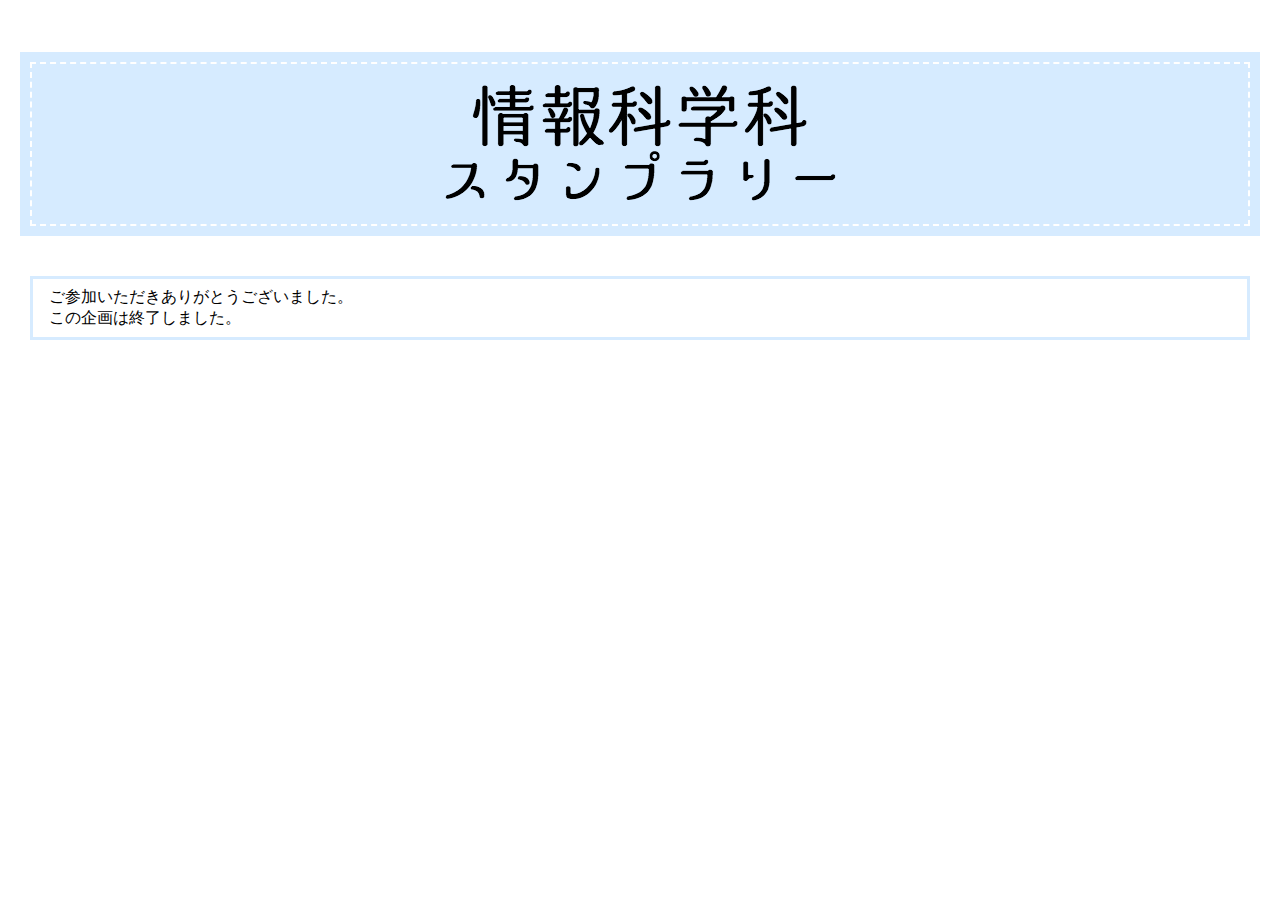
<file: index.html>
<!DOCTYPE html>
<html>
  <head>
    <meta charset="utf-8">
    <title>情報科学科　ARすたんぷらりー</title>
    <link rel="stylesheet" type="text/css" href="css/index.css">
    <meta name="viewport" content="width=device-width, initial-scale=1.0, minimum-scale=1.0, maximum-scale=10.0, user-scalable=yes">
    <meta name="apple-mobile-web-app-capable" content="no">
    <link rel="apple-touch-icon" href="img/icon.png">
    
  </head>
  <body>
    <div id="img" class="title">
      <img src = "img/title_logo.png" />
    </div>
    <div id = "howto">
      ご参加いただきありがとうございました。<br />
      この企画は終了しました。<br />
    </div>
  </body>
</html>
</file>
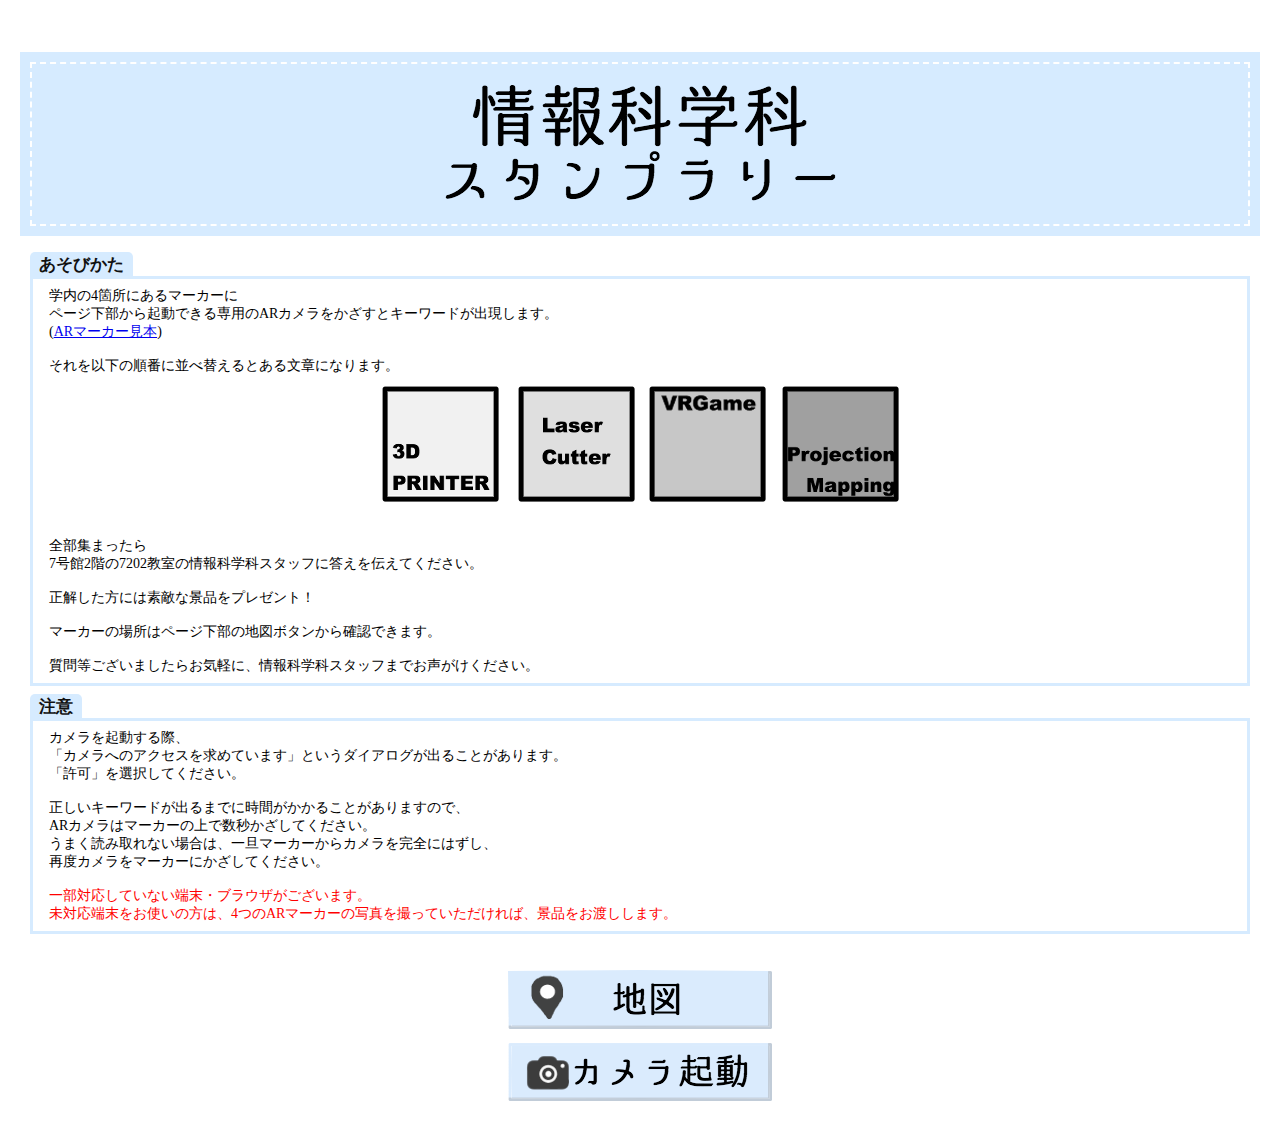
<file: 2019/index.html>
<!DOCTYPE html>
<html>
  <head>
    <meta charset="utf-8">
    <title>情報科学科　ARすたんぷらりー</title>
    <link rel="stylesheet" type="text/css" href="css/index.css">
    <meta name="viewport" content="width=device-width, initial-scale=1.0, minimum-scale=1.0, maximum-scale=10.0, user-scalable=yes">
    <meta name="apple-mobile-web-app-capable" content="no">
    <link rel="apple-touch-icon" href="img/icon.png">
    
  </head>
  <body>
    <div id="img" class="title">
      <img src = "img/title_logo.png" />
    </div>
    <div id = "howto">
      <span class="box-title">あそびかた</span>
      <p>
	学内の4箇所にあるマーカーに<br />
	ページ下部から起動できる専用のARカメラをかざすとキーワードが出現します。<br />
	(<a href="samplemarker.html">ARマーカー見本</a>)<br />
	<br />
	それを以下の順番に並べ替えるとある文章になります。<br />
      </p>
    
      <div id="img">
	<img src = "img/question.png" />
      </div>
      <br />
      <p>
	全部集まったら<br />
	7号館2階の7202教室の情報科学科スタッフに答えを伝えてください。<br />
	<br />
	正解した方には素敵な景品をプレゼント！<br />
	<br />
	マーカーの場所はページ下部の地図ボタンから確認できます。<br />
	<br />
	質問等ございましたらお気軽に、情報科学科スタッフまでお声がけください。<br />
      </p>
    </div>

    <div id="howto">
      <span class="box-title">注意</span>
      <p>
	カメラを起動する際、<br />
	「カメラへのアクセスを求めています」というダイアログが出ることがあります。<br />
	「許可」を選択してください。<br />
	<br />
	正しいキーワードが出るまでに時間がかかることがありますので、<br />
	ARカメラはマーカーの上で数秒かざしてください。<br />
	うまく読み取れない場合は、一旦マーカーからカメラを完全にはずし、<br />
	再度カメラをマーカーにかざしてください。<br /><br />
      </p>
      <p>
	<font color = "red">
	  一部対応していない端末・ブラウザがございます。<br />
	  未対応端末をお使いの方は、4つのARマーカーの写真を撮っていただければ、景品をお渡しします。<br />
	</font>
      </p>
    </div>
    <div id="img">
      <a href = "map.html">
	  <img src = "img/map_button.png" />
      </a>
    </div>
    <div id="img">
      <a href = "main.html">
	  <img src = "img/camera.png" />
      </a>
    </div>
  </body>
</html>
</file>
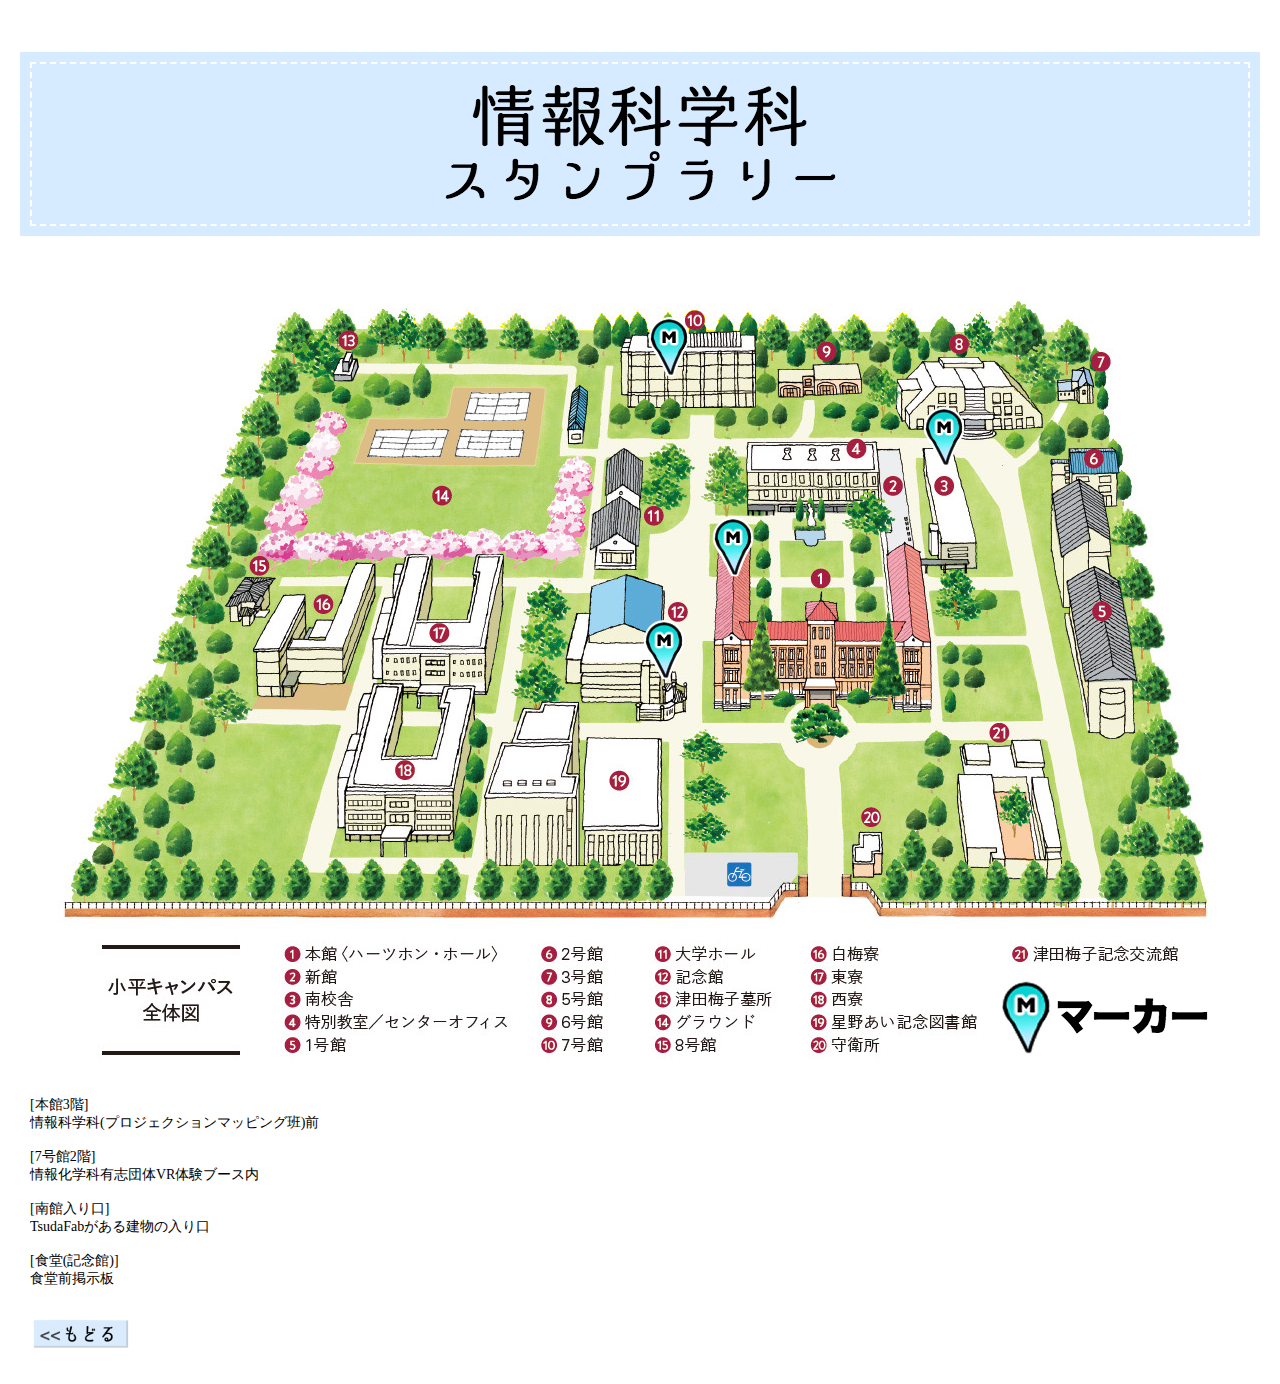
<file: 2019/map.html>
<!DOCTYPE html>
<html>
  <head>
    <meta charset="utf-8">
    <title>情報科学科　ARすたんぷらりー</title>
    <link rel="stylesheet" type="text/css" href="css/index.css">
    <meta name="viewport" content="width=device-width, initial-scale=1.0, minimum-scale=1.0, maximum-scale=10.0, user-scalable=yes">
    <meta name="apple-mobile-web-app-capable" content="no">
    <link rel="apple-touch-icon" href="img/icon.png">
    
  </head>
  <body>
    <div id="img" class="title">
      <img src = "img/title_logo.png" />
    </div>

    <div id ="img" class="map">
      <img src = "img/map.png" />
    </div>

    <div>
      <p>
	[本館3階]<br />
	情報科学科(プロジェクションマッピング班)前<br />
	<br />
	[7号館2階]<br />
	情報化学科有志団体VR体験ブース内<br />
	<br />
	[南館入り口]<br />
	TsudaFabがある建物の入り口<br />
	<br />
	[食堂(記念館)]<br />
	食堂前掲示板<br />
	<br />
      </p>
    </div>
    
    <div>
      <a href = "index.html">
	<img src = "img/back.png" />
      </a>
    </div>
  </body>
</html>
</file>
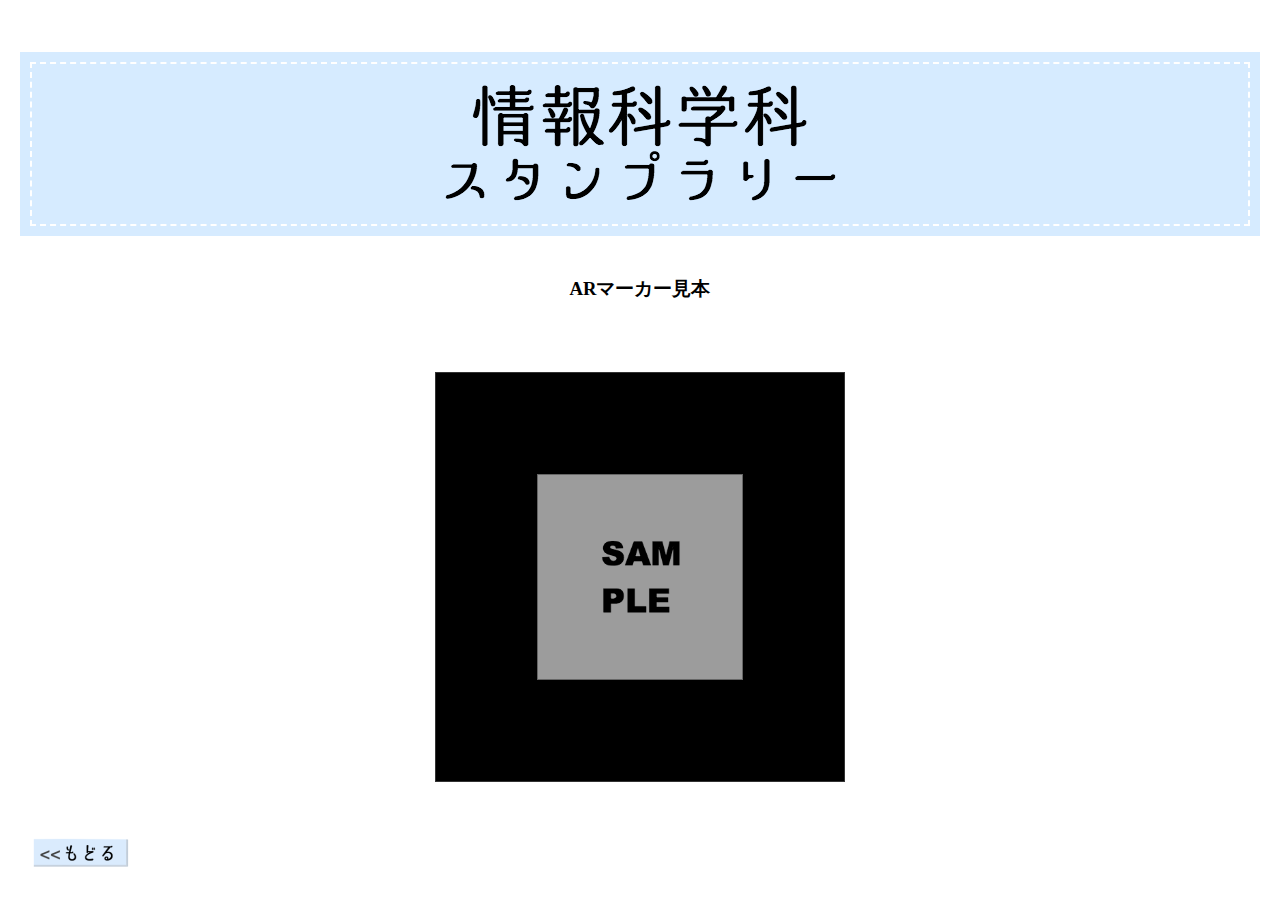
<file: 2019/samplemarker.html>
<!DOCTYPE html>
<html>
  <head>
    <title>情報科学科　ARすたんぷらりー</title>
    <link rel="stylesheet" type="text/css" href="css/index.css">
    <meta name="viewport" content="width=device-width, initial-scale=1.0, minimum-scale=1.0, maximum-scale=10.0, user-scalable=yes">
    <meta name="apple-mobile-web-app-capable" content="no">
    <link rel="apple-touch-icon" href="img/icon.png">  
  </head>
  <body>
    <div id="img" class="title">
      <img src = "img/title_logo.png" />
    </div>

    <h3 align = "center">ARマーカー見本</h3>
    <div id="img">
      <img src = "marker/pattern-sample.png" />
    </div>

    <a href = "index.html">
      <img src = "img/back.png" />
    </a>
  </body>
</html>
</file>
<file: css/index.css>
body {
    margin : 20px;
    padding : 10px;
}

p {
    font-size : 14px;
}

#img {
    text-align : center;
}

img {
    max-width: 100%;
}

#img .camera_img:hover{
     background-image: url(https://wp-p.info/reps/css-intermediate/img/04_02.jpg);
}

.title{
    padding: 0.2em 0.5em;
    margin: 2em 0;
    margin-bottom: 50px;
    background: #d6ebff;
    box-shadow: 0px 0px 0px 10px #d6ebff;
    border: dashed 2px white;
}

.title p {
    margin: 0; 
    padding: 0;
}

#howto {
    position: relative;
    margin: 2em 0;
    padding: 0.5em 1em;
    border: solid 3px #d6ebff;
}

#howto .box-title {
    position: absolute;
    display: inline-block;
    top: -27px;
    left: -3px;
    padding: 0 9px;
    height: 25px;
    line-height: 25px;
    font-size: 17px;
    background: #d6ebff;
    color: #111111;
    font-weight: bold;
    border-radius: 5px 5px 0 0;
}

#howto p {
    margin: 0; 
    padding: 0;
}
</file>
<file: 2019/css/index.css>
body {
    margin : 20px;
    padding : 10px;
}

p {
    font-size : 14px;
}

#img {
    text-align : center;
}

img {
    max-width: 100%;
}

#img .camera_img:hover{
     background-image: url(https://wp-p.info/reps/css-intermediate/img/04_02.jpg);
}

.title{
    padding: 0.2em 0.5em;
    margin: 2em 0;
    margin-bottom: 50px;
    background: #d6ebff;
    box-shadow: 0px 0px 0px 10px #d6ebff;
    border: dashed 2px white;
}

.title p {
    margin: 0; 
    padding: 0;
}

#howto {
    position: relative;
    margin: 2em 0;
    padding: 0.5em 1em;
    border: solid 3px #d6ebff;
}

#howto .box-title {
    position: absolute;
    display: inline-block;
    top: -27px;
    left: -3px;
    padding: 0 9px;
    height: 25px;
    line-height: 25px;
    font-size: 17px;
    background: #d6ebff;
    color: #111111;
    font-weight: bold;
    border-radius: 5px 5px 0 0;
}

#howto p {
    margin: 0; 
    padding: 0;
}
</file>
